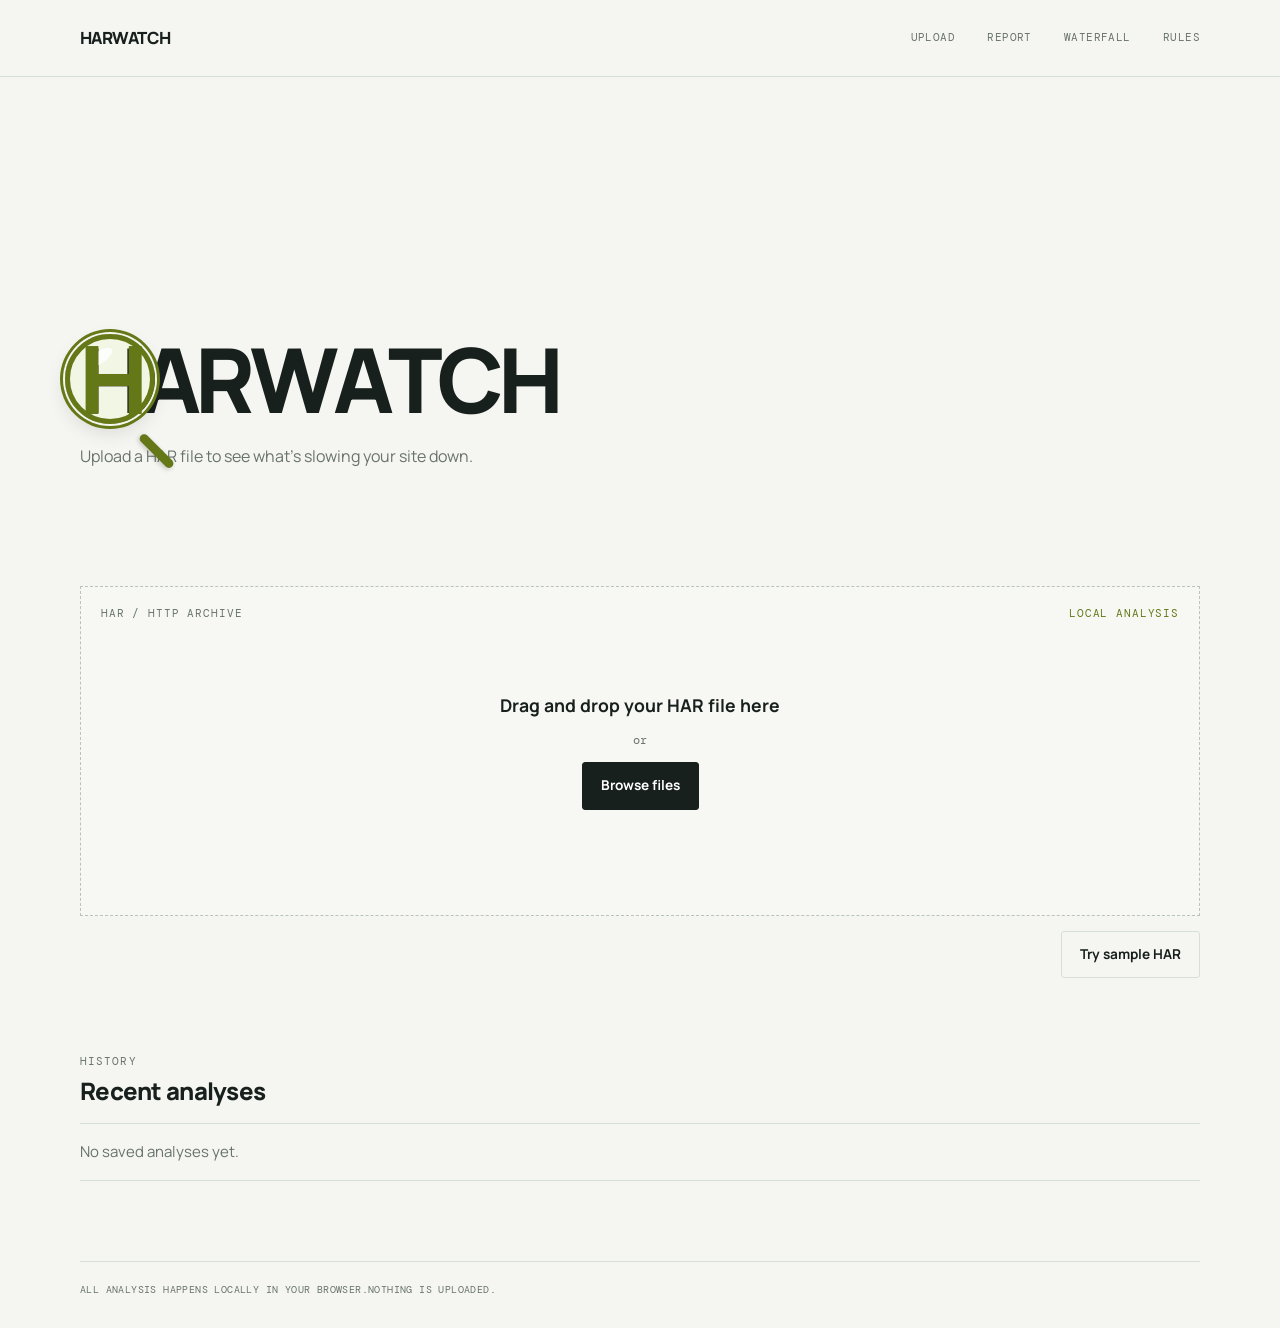
<file: index.html>
<!DOCTYPE html>
<html lang="en">

<head>
    <meta charset="UTF-8">
    <meta name="viewport" content="width=device-width, initial-scale=1.0">

    <title>HARWatch — Upload</title>

    <link rel="stylesheet" href="css/base.css">
    <link rel="stylesheet" href="css/layout.css">
    <link rel="stylesheet" href="css/components.css">
</head>

<body>

<div class="app">
    <nav class="navbar">

        <div class="navbar__inner">

            <a href="index.html" class="navbar__brand">HARWATCH</a>

            <button class="navbar__toggle" aria-label="Toggle menu">☰</button>

            <div class="navbar__links">

                <a href="index.html" class="active">Upload</a>

                <a href="report.html">Report</a>

                <a href="waterfall.html">Waterfall</a>

                <a href="rules.html">Rules</a>
            </div>
        </div>
    </nav>

    <main>

        <div class="container">

            <header class="hero">

                <div class="hero-title-wrap">

                    <h1 id="hero-title"></h1>

                    <span class="hero-scanner" aria-hidden="true"></span>
                </div>


                <p class="hero-description">Upload a HAR file to see what's slowing your site down.</p>

            </header>


            <section class="upload-section" aria-labelledby="upload-heading">

                <h2 id="upload-heading" class="sr-only">Upload HAR file</h2>


                <div id="drop-zone" class="drop-zone">

                    <div class="drop-zone__meta">

                        <span>HAR / HTTP ARCHIVE</span>

                        <span>LOCAL ANALYSIS</span>

                    </div>


                    <div class="drop-zone__content">

                        <p class="drop-zone__title">Drag and drop your HAR file here</p>

                        <p class="drop-zone__or">or</p>

                        <button id="browse-btn" type="button">Browse files</button>

                        <input id="file-input" type="file" accept=".har" hidden>

                    </div>

                </div>


                <div id="upload-error" class="upload-error" hidden>
                </div>


                <div class="upload-actions">

                    <button id="sample-btn" type="button">Try sample HAR
                    </button>

                </div>

            </section>


            <section class="history-section" aria-labelledby="history-heading">

                <div class="section-heading">

                    <div>

                        <span class="section-label">HISTORY</span>

                        <h2 id="history-heading">Recent analyses</h2>

                    </div>

                </div>


                <ul id="history-list" class="history-list">

                    <li class="text-muted">No saved analyses yet.</li>

                </ul>

            </section>

        </div>

    </main>

    <footer class="container">

        <p class="text-muted">All analysis happens locally in your browser.Nothing is uploaded.</p>

    </footer>

</div>



<script src="js/storage.js"></script>
<script src="js/parser.js"></script>
<script src="js/rules.js"></script>
<script src="js/analyzer.js"></script>
<script src="js/app.js"></script>
<script src="js/typing.js"></script>

</body>
</html>
</file>
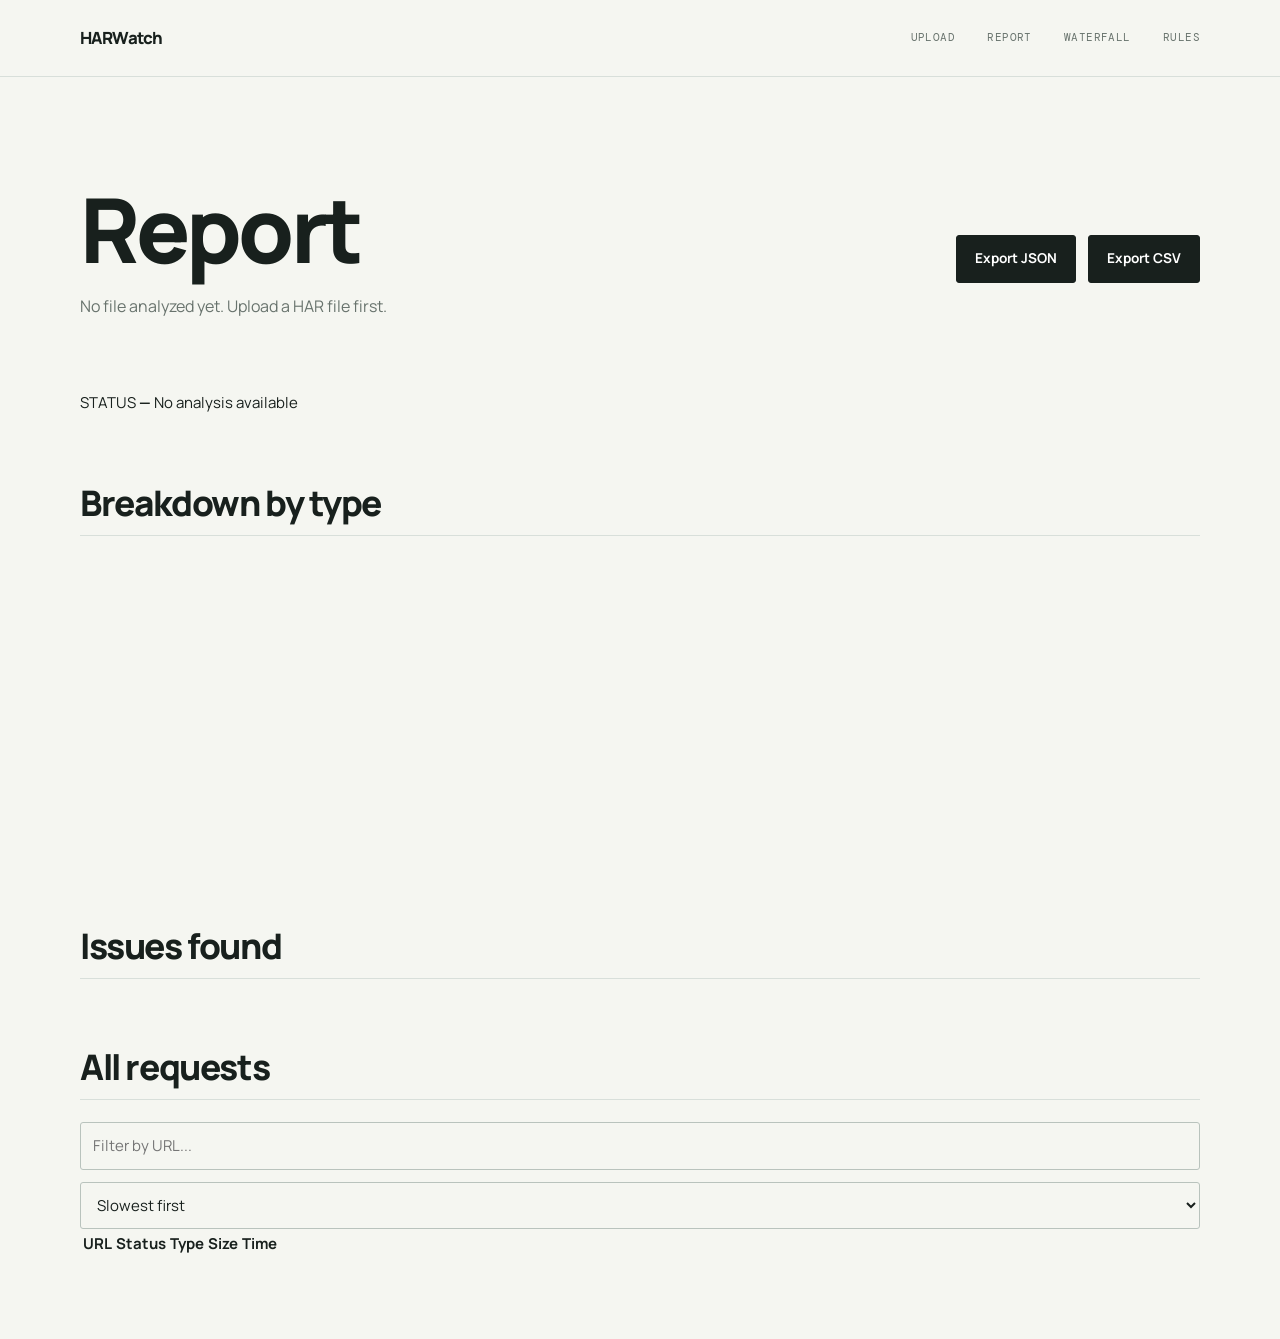
<file: report.html>
<!DOCTYPE html>
<html lang="en">
<head>
  <meta charset="UTF-8">
  <meta name="viewport" content="width=device-width, initial-scale=1.0">
  <title>HARWatch — Report</title>
  <link rel="stylesheet" href="css/base.css">
  <link rel="stylesheet" href="css/layout.css">
  <link rel="stylesheet" href="css/components.css">
</head>
<body>
  <div class="app">

    <nav class="navbar">
      <div class="navbar__inner">
        <a href="index.html" class="navbar__brand">HARWatch</a>
        <button class="navbar__toggle" aria-label="Toggle menu">☰</button>
        <div class="navbar__links">
          <a href="index.html">Upload</a>
          <a href="report.html" class="active">Report</a>
          <a href="waterfall.html">Waterfall</a>
          <a href="rules.html">Rules</a>
        </div>
      </div>
    </nav>

    <main>
      <div class="container">

        <header class="flex flex--between">
          <div>
            <h1>Report</h1>
            <p id="report-filename" class="text-muted">No file analyzed yet.</p>
          </div>
          <div class="flex">
            <button id="export-json-btn" type="button">Export JSON</button>
            <button id="export-csv-btn" type="button">Export CSV</button>
          </div>
        </header>

        <section aria-labelledby="summary-heading">
          <h2 id="summary-heading" class="sr-only">Summary</h2>
          <div id="summary-cards" class="grid grid--4">
          </div>
        </section>

        <section aria-labelledby="breakdown-heading">
          <h2 id="breakdown-heading">Breakdown by type</h2>
          <canvas id="type-chart" width="600" height="300"></canvas>
        </section>

        <section aria-labelledby="issues-heading">
          <h2 id="issues-heading">Issues found</h2>
          <ul id="issues-list" class="issues-list">
          </ul>
        </section>

        <section aria-labelledby="requests-heading">
          <h2 id="requests-heading">All requests</h2>

          <div class="flex flex--wrap">
            <input id="request-search" type="search" placeholder="Filter by URL...">
            <select id="request-sort">
              <option value="time-desc">Slowest first</option>
              <option value="size-desc">Largest first</option>
              <option value="status">Status</option>
            </select>
          </div>

          <table id="requests-table">
            <thead>
              <tr>
                <th>URL</th>
                <th>Status</th>
                <th>Type</th>
                <th>Size</th>
                <th>Time</th>
              </tr>
            </thead>
            <tbody>
            </tbody>
          </table>
        </section>

      </div>
    </main>

  </div>

  <script src="js/storage.js"></script>
  <script src="js/parser.js"></script>
  <script src="js/analyzer.js"></script>
  <script src="js/app.js"></script>
</body>
</html>
</file>
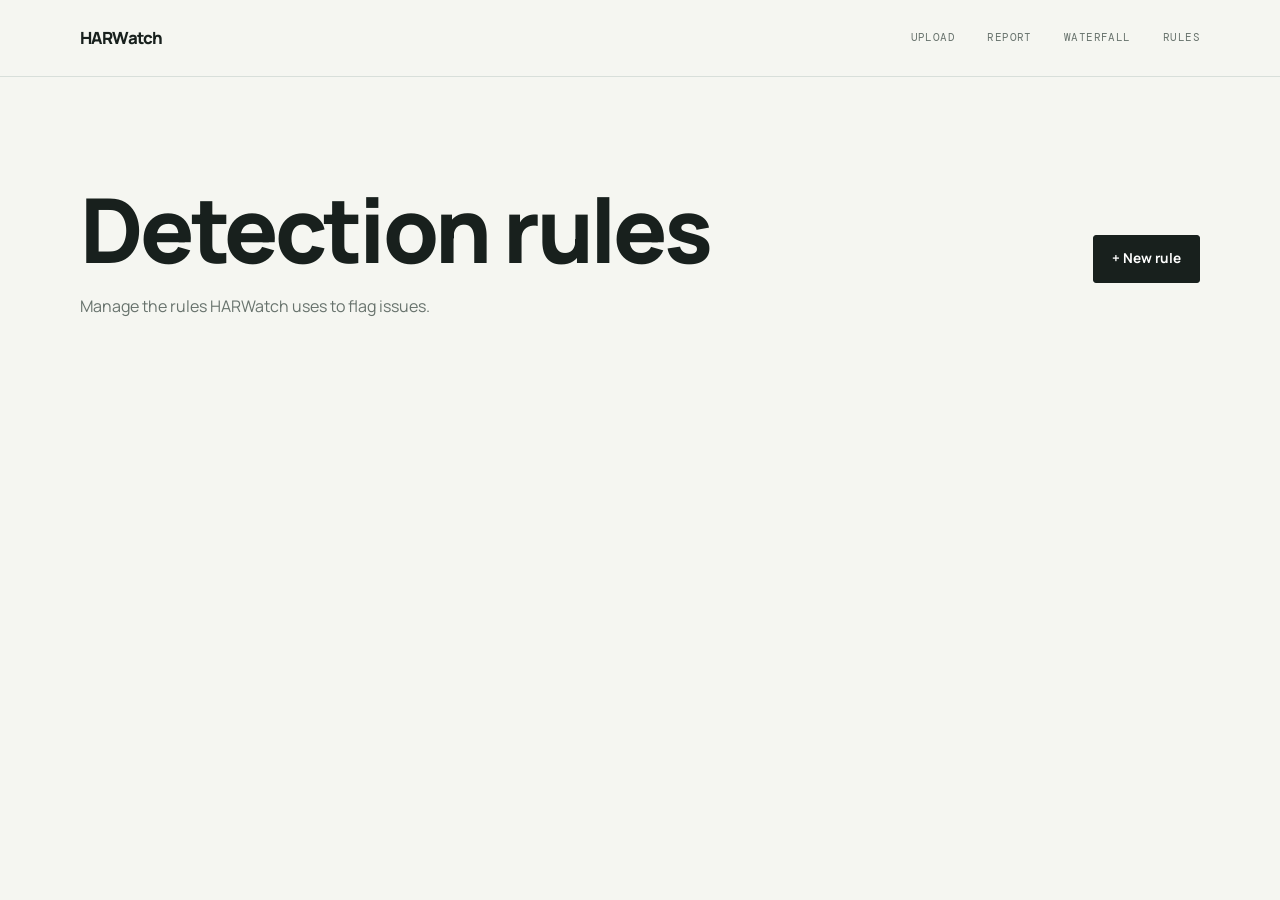
<file: rules.html>
<!DOCTYPE html>
<html lang="en">
<head>
  <meta charset="UTF-8">
  <meta name="viewport" content="width=device-width, initial-scale=1.0">
  <title>HARWatch — Rules</title>
  <link rel="stylesheet" href="css/base.css">
  <link rel="stylesheet" href="css/layout.css">
  <link rel="stylesheet" href="css/components.css">
</head>
<body>
  <div class="app">

    <nav class="navbar">
      <div class="navbar__inner">
        <a href="index.html" class="navbar__brand">HARWatch</a>
        <button class="navbar__toggle" aria-label="Toggle menu">☰</button>
        <div class="navbar__links">
          <a href="index.html">Upload</a>
          <a href="report.html">Report</a>
          <a href="waterfall.html">Waterfall</a>
          <a href="rules.html" class="active">Rules</a>
        </div>
      </div>
    </nav>

    <main>
      <div class="container">

        <header class="flex flex--between">
          <div>
            <h1>Detection rules</h1>
            <p class="text-muted">Manage the rules HARWatch uses to flag issues.</p>
          </div>
          <button id="new-rule-btn" type="button">+ New rule</button>
        </header>

        <section aria-labelledby="rules-heading">
          <h2 id="rules-heading" class="sr-only">Rules list</h2>
          <ul id="rules-list" class="rules-list">
          </ul>
        </section>
        <dialog id="rule-form-dialog">
          <form id="rule-form" method="dialog">
            <h2 id="rule-form-title">New rule</h2>

            <label for="rule-name">Name</label>
            <input id="rule-name" name="name" type="text" required>

            <label for="rule-field">Field to check</label>
            <select id="rule-field" name="field">
              <option value="ttfb">Time to first byte</option>
              <option value="size">Response size</option>
              <option value="status">Status code</option>
              <option value="compression">Compression header</option>
              <option value="cache">Cache header</option>
            </select>

            <label for="rule-operator">Condition</label>
            <select id="rule-operator" name="operator">
              <option value="gt">Greater than</option>
              <option value="lt">Less than</option>
              <option value="equals">Equals</option>
              <option value="missing">Is missing</option>
            </select>

            <label for="rule-value">Value</label>
            <input id="rule-value" name="value" type="text">

            <label for="rule-severity">Severity</label>
            <select id="rule-severity" name="severity">
              <option value="high">High</option>
              <option value="medium" selected>Medium</option>
              <option value="low">Low</option>
            </select>

            <label for="rule-fix">Fix suggestion</label>
            <textarea id="rule-fix" name="fix" rows="2"></textarea>

            <div class="flex flex--between">
              <button type="button" id="cancel-rule-btn">Cancel</button>
              <button type="submit">Save rule</button>
            </div>
          </form>
        </dialog>

      </div>
    </main>

  </div>

  <script src="js/storage.js"></script>
  <script src="js/rules.js"></script>
  <script src="js/app.js"></script>
</body>
</html>
</file>
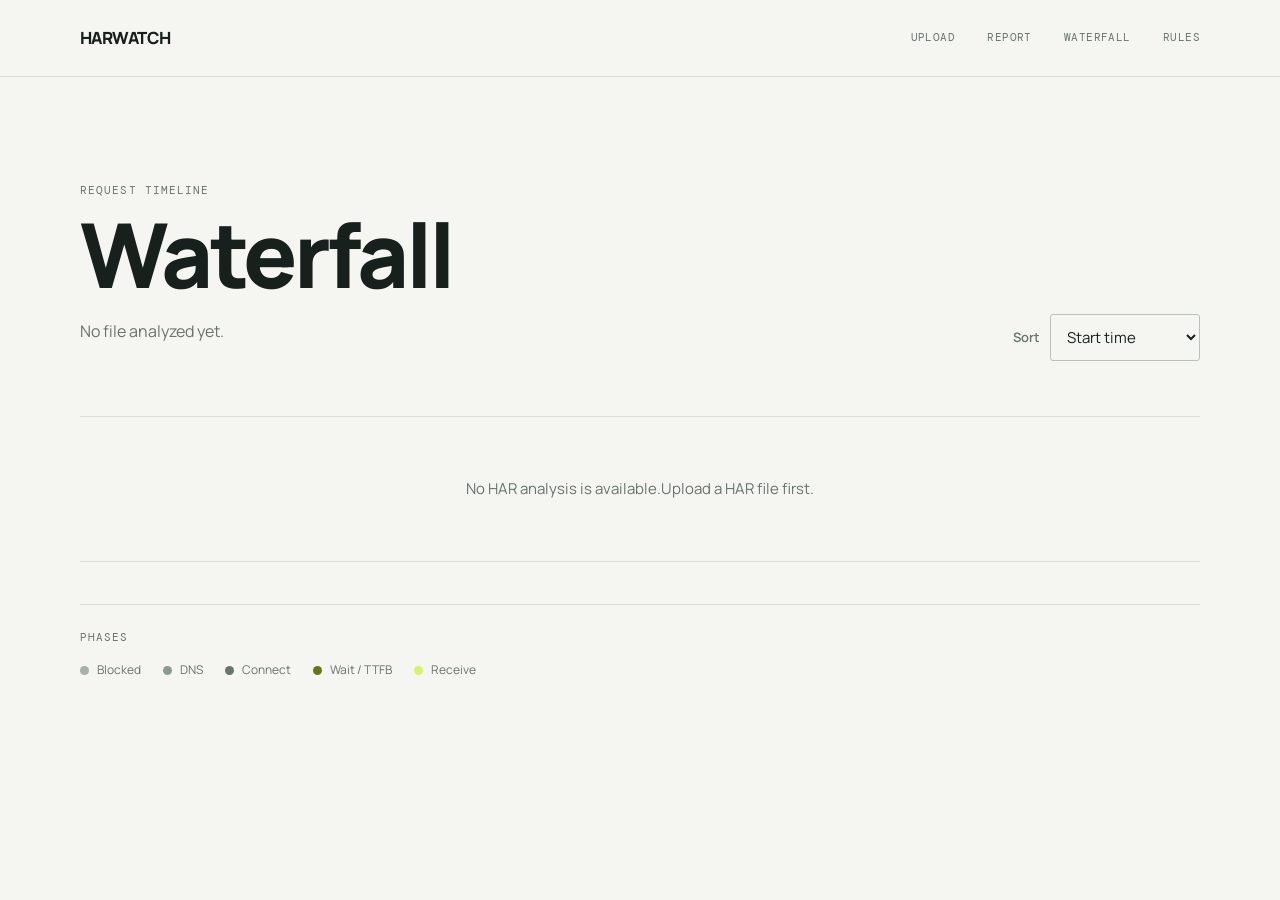
<file: waterfall.html>
<!DOCTYPE html>
<html lang="en">
<head>
    <meta charset="UTF-8">
    <meta name="viewport" content="width=device-width, initial-scale=1.0">

    <title>HARWatch — Waterfall</title>

    <link rel="stylesheet" href="css/base.css">
    <link rel="stylesheet" href="css/layout.css">
    <link rel="stylesheet" href="css/components.css">
</head>

<body>

<div class="app">

    <nav class="navbar">
        <div class="navbar__inner">

            <a href="index.html" class="navbar__brand">
                HARWATCH
            </a>

            <button class="navbar__toggle" aria-label="Toggle menu">☰</button>

            <div class="navbar__links">
                <a href="index.html">Upload</a>
                <a href="report.html">Report</a>
                <a href="waterfall.html" class="active">Waterfall</a>
                <a href="rules.html">Rules</a>
            </div>

        </div>
    </nav>


    <main>

        <div class="container">

            <header class="waterfall-header">

                <div>
                    <span class="section-label">REQUEST TIMELINE</span>

                    <h1>Waterfall</h1>

                    <p id="waterfall-filename" class="text-muted">No file analyzed yet.</p>
                </div>

                <div class="waterfall-controls">

                    <label for="waterfall-sort">Sort</label>

                    <select id="waterfall-sort">

                        <option value="start">Start time</option>

                        <option value="duration">Duration</option>

                        <option value="size">Size</option>

                    </select>

                </div>

            </header>


            <section class="waterfall-section" aria-labelledby="waterfall-heading">

                <h2 id="waterfall-heading" class="sr-only">Request waterfall</h2>

                <div id="waterfall-empty" class="waterfall-empty">No HAR analysis is available.Upload a HAR file first.</div>


                <div id="waterfall" class="waterfall" hidden>
                    <div class="waterfall__scale">
                        <div class="waterfall__request-label">REQUEST</div>
                        <div id="waterfall-scale" class="waterfall__timeline"></div>
                    </div>
                    <div id="waterfall-rows" class="waterfall__rows"></div>
                </div>
            </section>

            <section class="waterfall-legend">
                <span class="section-label">PHASES</span>
                <div class="waterfall-legend__items">
                    <div class="waterfall-legend__item">
                        <span class="legend-dot legend-dot--blocked"></span>
                        Blocked
                    </div>
                    <div class="waterfall-legend__item">
                        <span class="legend-dot legend-dot--dns"></span>
                        DNS
                    </div>
                    <div class="waterfall-legend__item">
                        <span class="legend-dot legend-dot--connect"></span>
                        Connect
                    </div>
                    <div class="waterfall-legend__item">
                        <span class="legend-dot legend-dot--wait"></span>
                        Wait / TTFB
                    </div>
                    <div class="waterfall-legend__item">
                        <span class="legend-dot legend-dot--receive"></span>
                        Receive
                    </div>
                  </div>
            </section>
        </div>
    </main>
</div>
<script src="js/storage.js"></script>
<script src="js/parser.js"></script>
<script src="js/analyzer.js"></script>
<script src="js/app.js"></script>
</body>
</html>
</file>
<file: css/base.css>
@import url('https://fonts.googleapis.com/css2?family=DM+Mono:wght@400;500&family=Manrope:wght@400;500;600;700;800&display=swap');

:root {
    --ink: #18201d;
    --ink-soft: #303b35;

    --muted: #68736d;
    --muted-light: #8a938e;

    --line: #d8dfda;
    --line-dark: #b9c3bd;

    --paper: #f5f6f1;
    --paper-dark: #eceee8;
    --white: #ffffff;

    --accent: #d7f26b;
    --accent-dark: #657818;

    --danger: #a43b32;
    --danger-bg: #f5e8e5;

    --warning: #9a701b;
    --warning-bg: #f5efdd;

    --success: #486b35;
    --success-bg: #eaf0e4;

    --max-width: 1120px;

    --font-body:
        'Manrope',
        'Trebuchet MS',
        sans-serif;

    --font-mono:
        'DM Mono',
        'Courier New',
        monospace;
}



*,
*::before,
*::after {
    box-sizing: border-box;
}

html {
    min-height: 100%;
}

body {
    min-height: 100vh;
    margin: 0;

    background: var(--paper);
    color: var(--ink);

    font-family: var(--font-body);
    font-size: 15px;
    line-height: 1.6;

    -webkit-font-smoothing: antialiased;
}

button,
input,
select,
textarea {
    font: inherit;
}

button {
    cursor: pointer;
}

a {
    color: inherit;
    text-decoration: none;
}

ul {
    margin: 0;
    padding: 0;
}

canvas {
    display: block;
    max-width: 100%;
}


h1,
h2,
h3,
h4 {
    margin: 0;
    color: var(--ink);

    font-weight: 800;
    line-height: 1.05;
    letter-spacing: -0.04em;
}

h1 {
    font-size: clamp(3rem, 7vw, 5.8rem);
}

h2 {
    margin-bottom: 22px;
    font-size: clamp(1.5rem, 3vw, 2.2rem);
}

h3 {
    font-size: 1.05rem;
}

p {
    margin-top: 0;
}

.text-muted {
    color: var(--muted);
}


.sr-only {
    position: absolute;

    width: 1px;
    height: 1px;

    padding: 0;
    margin: -1px;

    overflow: hidden;

    clip: rect(0, 0, 0, 0);

    white-space: nowrap;

    border: 0;
}


button {
    min-height: 42px;

    padding: 10px 16px;

    border: 1px solid var(--ink);
    border-radius: 3px;

    background: var(--ink);
    color: var(--white);

    font-size: 13px;
    font-weight: 700;

    transition:
        background 160ms ease,
        color 160ms ease,
        transform 160ms ease;
}

button:hover {
    background: var(--accent);
    color: var(--ink);
}

button:active {
    transform: translateY(1px);
}

button:focus-visible,
a:focus-visible,
input:focus-visible,
select:focus-visible,
textarea:focus-visible {
    outline: 2px solid var(--accent-dark);
    outline-offset: 3px;
}


input,
select,
textarea {
    width: 100%;

    padding: 11px 12px;

    border: 1px solid var(--line-dark);
    border-radius: 3px;

    background: var(--paper);
    color: var(--ink);

    outline: none;

    transition: border-color 160ms ease;
}

input:hover,
select:hover,
textarea:hover {
    border-color: var(--ink-soft);
}

input:focus,
select:focus,
textarea:focus {
    border-color: var(--accent-dark);
}

textarea {
    resize: vertical;
}


.flex {
    display: flex;
    gap: 12px;
}

.flex--between {
    align-items: center;
    justify-content: space-between;
}

.flex--wrap {
    flex-wrap: wrap;
}

.grid {
    display: grid;
}

.grid--4 {
    grid-template-columns: repeat(4, 1fr);
    gap: 0;
}


@media (prefers-reduced-motion: reduce) {
    *,
    *::before,
    *::after {
        scroll-behavior: auto !important;
        transition: none !important;
    }
}
</file>
<file: css/layout.css>
.app {
    min-height: 100vh;

    display: flex;
    flex-direction: column;
}



.navbar {
    border-bottom: 1px solid var(--line);
    background: var(--paper);
}

.navbar__inner {
    width: min(var(--max-width), calc(100% - 48px));
    min-height: 76px;

    margin: 0 auto;

    display: flex;
    align-items: center;
    justify-content: space-between;
}

.navbar__brand {
    position: relative;

    color: var(--ink);

    font-size: 1.1rem;
    font-weight: 800;
    letter-spacing: -0.04em;
}

.navbar__brand {
    color: var(--ink);

    font-size: 1.05rem;
    font-weight: 800;
    letter-spacing: -0.03em;
}
.navbar__links {
    display: flex;
    align-items: center;
    gap: 4px;
}

.navbar__links a {
    position: relative;

    padding: 8px 11px;

    color: var(--muted);

    font-family: var(--font-mono);
    font-size: 11px;
    text-transform: uppercase;
    letter-spacing: 0.04em;

    transition: color 160ms ease;
}

.navbar__links a:hover {
    color: var(--ink);
}

.navbar__links a.active {
    color: var(--ink);
}

.navbar__links a.active::after {
    content: '';

    position: absolute;

    left: 11px;
    right: 11px;
    bottom: 2px;

    height: 3px;

    background: var(--accent);
}

.navbar__toggle {
    display: none;

    min-height: 36px;
    padding: 6px 10px;

    background: transparent;
    color: var(--ink);

    border: 1px solid var(--line-dark);
}


main {
    flex: 1;

    padding: clamp(55px, 9vw, 105px) 0 80px;
}

.container {
    width: min(var(--max-width), calc(100% - 48px));
    margin: 0 auto;
}

main > .container > header {
    margin-bottom: 55px;
}

main > .container > header h1 {
    max-width: 800px;
}

main > .container > header p {
    max-width: 520px;

    margin-top: 18px;

    color: var(--muted);

    font-size: 1rem;
}


main section {
    margin-top: 70px;
}

main section:first-of-type {
    margin-top: 0;
}

main section > h2:not(.sr-only) {
    padding-bottom: 13px;

    border-bottom: 1px solid var(--line);
}


footer.container {
    width: min(var(--max-width), calc(100% - 48px));

    padding: 20px 0 30px;

    border-top: 1px solid var(--line);
}

footer p {
    margin: 0;

    font-family: var(--font-mono);
    font-size: 10px;
    text-transform: uppercase;
    letter-spacing: 0.04em;
}


@media (max-width: 760px) {
    .navbar__inner {
        min-height: 68px;
    }

    .navbar__toggle {
        display: block;
    }

    .navbar__links {
        display: none;

        position: absolute;

        top: 68px;
        left: 0;
        right: 0;

        z-index: 50;

        padding: 12px 24px;

        flex-direction: column;
        align-items: stretch;

        background: var(--paper);

        border-bottom: 1px solid var(--line);
    }

    .navbar__links.is-open {
        display: flex;
    }

    .navbar__links a {
        padding: 12px 8px;
    }

    .navbar__links a.active::after {
        left: 8px;
        right: auto;

        width: 25px;
    }

    .grid--4 {
        grid-template-columns: repeat(2, 1fr);
    }
}

@media (max-width: 560px) {
    .container,
    .navbar__inner,
    footer.container {
        width: min(100% - 30px, var(--max-width));
    }

    main {
        padding-top: 50px;
    }

    main > .container > header {
        margin-bottom: 40px;
    }

    .grid--4 {
        grid-template-columns: 1fr;
    }

    .flex--between {
        align-items: flex-start;
        flex-direction: column;
    }
}
</file>
<file: css/components.css>
.navbar__links {
    display: flex;
    align-items: center;
    gap: 32px;
}


.navbar__links a {
    position: relative;

    display: inline-block;

    color: var(--muted);

    text-decoration: none;

    padding: 4px 0;

    transition: color 180ms ease;
}



.navbar__links a::after {
    content: "";

    position: absolute;

    left: 0;
    width: 100%;

    right: auto;

    bottom: -11px;

    height: 3px;

    background: var(--accent);

    transform: scaleX(0);

    transform-origin: center center;

    transition:
        transform 260ms cubic-bezier(0.4, 0, 0.2, 1);

    pointer-events: none;
}



.navbar__links a:hover {
    color: var(--ink);
}

.navbar__links a:hover::after {
    transform: scaleX(1);
}



.navbar__links a.active {
    color: var(--muted);
}



@media (max-width: 700px) {

    .navbar__links {
        gap: 20px;
    }

    .navbar__links a::after {
        bottom: -8px;
        height: 2px;
    }
}



.hero {
    position: relative;

    padding: 150px 0 45px;

    overflow: visible;
}


.hero-title-wrap {
    position: relative;

    display: inline-block;

    width: max-content;

    overflow: visible;
}


#hero-title {
    position: relative;

    display: inline-block;

    margin: 0;

    color: var(--ink);

    text-transform: uppercase;

    letter-spacing: -0.065em;

    z-index: 1;
}



.hero-letter {
    display: inline-block;

    position: relative;

    color: var(--ink);

    transform: none;

    text-shadow: none;

    transition: none;
}


.hero-letter.scanned {
    color: var(--ink);

    transform: none;

    text-shadow: none;
}



#hero-title.typing::after {
    content: "";

    display: inline-block;

    width: 5px;

    height: 0.75em;

    margin-left: 8px;

    vertical-align: -0.04em;

    background: var(--accent-dark);

    animation:
        harwatch-cursor
        0.7s
        steps(1)
        infinite;
}


@keyframes harwatch-cursor {

    0%,
    49% {
        opacity: 1;
    }

    50%,
    100% {
        opacity: 0;
    }
}


.hero-scanner {
    position: absolute;

    width: 90px;
    height: 90px;

    border: 5px solid var(--accent-dark);

    border-radius: 50%;

    background:
        rgba(215, 242, 107, 0.10);

    box-shadow:
        0 0 0 2px var(--paper),
        0 0 0 5px var(--accent-dark),
        0 8px 20px rgba(0, 0, 0, 0.12);

    transform:
        translate(-50%, -50%);

    z-index: 20;

    pointer-events: none;

    opacity: 0;

    transition:
        left 500ms cubic-bezier(0.4, 0, 0.2, 1),
        top 500ms cubic-bezier(0.4, 0, 0.2, 1),
        opacity 250ms ease;
}



.hero-scanner::before {
    content: "";

    position: absolute;

    top: 12px;
    left: 17px;

    width: 27px;
    height: 12px;

    border-radius: 50%;

    background:
        rgba(255, 255, 255, 0.85);

    transform:
        rotate(-35deg);

    pointer-events: none;
}



.hero-scanner::after {
    content: "";

    position: absolute;

    width: 44px;
    height: 9px;

    right: -35px;
    bottom: -21px;

    background:
        var(--accent-dark);

    border-radius: 6px;

    transform:
        rotate(45deg);

    transform-origin:
        left center;

    box-shadow:
        0 2px 5px rgba(0, 0, 0, 0.20);

    pointer-events: none;
}



.scanner-letter {
    position: absolute;

    inset: 0;

    display: flex;

    align-items: center;
    justify-content: center;

    color: var(--accent-dark);

    font-size: 5rem;

    font-weight: 800;

    line-height: 1;

    letter-spacing: -0.08em;

    transform:
        scale(1.18);

    pointer-events: none;
}



.hero-description {
    max-width: 430px;

    margin-top: 25px;

    color: var(--muted);

    font-size: 1rem;

    line-height: 1.6;
}


.upload-section {
    margin-top: 25px;
}



.drop-zone {
    position: relative;

    min-height: 330px;

    display: flex;

    align-items: center;
    justify-content: center;

    border:
        1px dashed #b9c2bc;

    background:
        rgba(255, 255, 255, 0.18);

    transition:
        border-color 180ms ease,
        background 180ms ease;
}


.drop-zone:hover {
    border-color:
        var(--accent-dark);

    background:
        rgba(215, 242, 107, 0.06);
}


.drop-zone.drag-over {
    border-color:
        var(--accent-dark);

    background:
        rgba(215, 242, 107, 0.14);
}



.drop-zone__meta {
    position: absolute;

    top: 18px;
    left: 20px;
    right: 20px;

    display: flex;

    justify-content: space-between;

    color: var(--muted);

    font-family:
        "DM Mono",
        monospace;

    font-size: 0.67rem;

    letter-spacing: 0.08em;
}


.drop-zone__meta span:last-child {
    color:
        var(--accent-dark);
}



.drop-zone__content {
    display: flex;

    flex-direction: column;

    align-items: center;

    text-align: center;
}


.drop-zone__title {
    margin: 0;

    color:
        var(--ink);

    font-size: 1.1rem;

    font-weight: 700;
}


.drop-zone__or {
    margin:
        12px 0;

    color:
        var(--muted);

    font-family:
        "DM Mono",
        monospace;

    font-size:
        0.75rem;
}



button {
    border:
        1px solid var(--ink);

    border-radius:
        3px;

    padding:
        12px 18px;

    background:
        var(--ink);

    color:
        #ffffff;

    font-family:
        inherit;

    font-size:
        0.85rem;

    font-weight:
        700;

    cursor:
        pointer;

    transition:
        background 160ms ease,
        transform 160ms ease;
}


button:hover {
    background:
        #34423b;

    transform:
        translateY(-1px);
}


button:active {
    transform:
        translateY(0);
}


button:focus-visible {
    outline:
        2px solid var(--accent-dark);

    outline-offset:
        3px;
}



.upload-actions {
    display:
        flex;

    justify-content:
        flex-end;

    margin-top:
        15px;
}


#sample-btn {
    background:
        transparent;

    color:
        var(--ink);

    border-color:
        var(--line);
}


#sample-btn:hover {
    border-color:
        var(--ink);

    background:
        transparent;
}



.upload-error {
    margin-top:
        15px;

    padding:
        12px 15px;

    border-left:
        3px solid #a63d40;

    background:
        #f7e9e9;

    color:
        #7e292c;

    font-size:
        0.85rem;
}



.history-section {
    margin-top:
        75px;
}


.section-heading {
    display:
        flex;

    justify-content:
        space-between;

    margin-bottom:
        20px;
}


.section-label {
    display:
        block;

    margin-bottom:
        7px;

    color:
        var(--muted);

    font-family:
        "DM Mono",
        monospace;

    font-size:
        0.68rem;

    letter-spacing:
        0.1em;
}


.history-section h2 {
    margin:
        0;

    color:
        var(--ink);

    font-size:
        1.5rem;

    letter-spacing:
        -0.03em;
}


.history-list {
    margin:
        0;

    padding:
        0;

    list-style:
        none;

    border-top:
        1px solid var(--line);
}


.history-list li {
    padding:
        16px 0;

    border-bottom:
        1px solid var(--line);
}



button:focus-visible,
a:focus-visible,
input:focus-visible,
select:focus-visible,
textarea:focus-visible {
    outline:
        2px solid var(--accent-dark);

    outline-offset:
        3px;
}


@media (max-width: 700px) {

    .navbar__links {
        gap: 20px;
    }


    .navbar__links a::after {
        bottom: -8px;

        height: 2px;
    }


    .hero {
        padding-top:
            80px;

        padding-bottom:
            35px;
    }


    #hero-title {
        letter-spacing:
            -0.055em;
    }


    .hero-scanner {
        width:
            60px;

        height:
            60px;

        border-width:
            4px;
    }


    .hero-scanner::before {
        top:
            8px;

        left:
            11px;

        width:
            18px;

        height:
            8px;
    }


    .hero-scanner::after {
        width:
            29px;

        height:
            6px;

        right:
            -23px;

        bottom:
            -14px;
    }


    .scanner-letter {
        font-size:
            3.5rem;
    }


    .drop-zone {
        min-height:
            280px;

        padding:
            30px 20px;
    }


    .drop-zone__meta {
        font-size:
            0.58rem;
    }


    .drop-zone__title {
        font-size:
            0.95rem;
    }


    .upload-actions {
        justify-content:
            flex-start;
    }
}



@media (prefers-reduced-motion: reduce) {

    .hero-scanner {
        transition:
            none;

        opacity:
            0;
    }


    #hero-title.typing::after {
        animation:
            none;

        opacity:
            1;
    }


    button {
        transition:
            none;
    }
}
.drop-zone.dragging {
    border-color: var(--accent-dark);
    background: #eef3df;
}

.waterfall-header {
    display: flex;
    align-items: flex-end;
    justify-content: space-between;
    gap: 32px;
    margin-bottom: 42px;
}

.waterfall-header h1 {
    margin: 8px 0 6px;
}

.waterfall-controls {
    display: flex;
    align-items: center;
    gap: 10px;
}

.waterfall-controls label {
    font-size: 13px;
    font-weight: 600;
    color: var(--muted);
}

.waterfall-controls select {
    min-width: 150px;
}
.waterfall-section {
    width: 100%;
    overflow-x: auto;
}

.waterfall {
    min-width: 850px;
    border-top: 1px solid var(--line);
}


.waterfall__scale {
    display: grid;
    grid-template-columns: 300px minmax(550px, 1fr);
    min-height: 48px;
    border-bottom: 1px solid var(--line);
    background: rgba(216, 223, 218, 0.18);
}

.waterfall__request-label {
    display: flex;
    align-items: center;
    padding: 0 16px;

    font-size: 11px;
    font-weight: 700;
    letter-spacing: 0.12em;
    color: var(--muted);
}

.waterfall__timeline {
    position: relative;
    min-width: 0;
}

.waterfall__scale-marker {
    position: absolute;
    top: 16px;

    transform: translateX(-50%);

    font-size: 10px;
    color: var(--muted);

    white-space: nowrap;
}


.waterfall__row {
    display: grid;
    grid-template-columns: 300px minmax(550px, 1fr);

    min-height: 46px;

    border-bottom: 1px solid var(--line);
}

.waterfall__row:hover {
    background: rgba(215, 242, 107, 0.08);
}


.waterfall__label {
    display: flex;
    align-items: center;

    min-width: 0;
    gap: 9px;

    padding: 7px 16px;
}

.waterfall__method {
    flex: 0 0 auto;

    font-size: 10px;
    font-weight: 800;
    letter-spacing: 0.05em;

    color: var(--accent-dark);
}

.waterfall__url {
    min-width: 0;

    overflow: hidden;
    text-overflow: ellipsis;
    white-space: nowrap;

    font-size: 12px;
    color: var(--ink);
}

.waterfall__timeline--row {
    position: relative;

    background-image:
        linear-gradient(
            to right,
            transparent calc(20% - 1px),
            var(--line) 20%,
            transparent calc(20% + 1px)
        );

    background-size: 20% 100%;
}


.waterfall__bar {
    position: absolute;

    top: 13px;
    height: 20px;

    display: flex;

    min-width: 3px;

    overflow: visible;

    border-radius: 2px;
}

.waterfall__phase {
    display: block;

    height: 100%;

    min-width: 1px;
}

.waterfall__phase--blocked {
    background: #a8b0aa;
}

.waterfall__phase--dns {
    background: #8c9b90;
}

.waterfall__phase--connect {
    background: #65776c;
}

.waterfall__phase--send {
    background: #4d5d53;
}

.waterfall__phase--wait {
    background: var(--accent-dark);
}

.waterfall__phase--receive {
    background: var(--accent);
}


.waterfall__duration {
    position: absolute;

    left: calc(100% + 8px);
    top: 50%;

    transform: translateY(-50%);

    font-size: 10px;
    font-variant-numeric: tabular-nums;

    color: var(--muted);

    white-space: nowrap;

    pointer-events: none;
}


.waterfall-empty {
    padding: 60px 20px;

    border-top: 1px solid var(--line);
    border-bottom: 1px solid var(--line);

    text-align: center;

    color: var(--muted);
}

.waterfall-legend {
    margin-top: 42px;
    padding-top: 24px;

    border-top: 1px solid var(--line);
}

.waterfall-legend__items {
    display: flex;
    flex-wrap: wrap;
    gap: 22px;

    margin-top: 14px;
}

.waterfall-legend__item {
    display: flex;
    align-items: center;
    gap: 8px;

    font-size: 12px;
    color: var(--muted);
}

.legend-dot {
    width: 9px;
    height: 9px;

    border-radius: 50%;
}

.legend-dot--blocked {
    background: #a8b0aa;
}

.legend-dot--dns {
    background: #8c9b90;
}

.legend-dot--connect {
    background: #65776c;
}

.legend-dot--wait {
    background: var(--accent-dark);
}

.legend-dot--receive {
    background: var(--accent);
}

@media (max-width: 800px) {

    .waterfall-header {
        align-items: flex-start;
        flex-direction: column;
    }

    .waterfall-controls {
        width: 100%;
    }

    .waterfall-controls select {
        flex: 1;
    }

    .waterfall__scale,
    .waterfall__row {
        grid-template-columns: 220px minmax(550px, 1fr);
    }
}
.waterfall__request-label {
    overflow: visible;
    white-space: nowrap;
}

.waterfall__label {
    overflow: hidden;
    min-width: 0;
}

.waterfall__method {
    flex-shrink: 0;
    min-width: 28px;
}

.waterfall__url {
    min-width: 0;
    overflow: hidden;
    text-overflow: ellipsis;
    white-space: nowrap;
}

.history-list {
    list-style: none;
    margin: 0;
    padding: 0;

    border-top: 1px solid var(--line);
}
.history-item{
    display: flex;
    align-items: center;
    justify-content: space-between;
    gap: 24px;
    padding: 18px 0;
    border-bottom: 1px solid var(--line);
    transition:
        background 180ms ease,
        padding 180ms ease;
}
.history-item:hover {
    padding-left: 10px;
    padding-right: 10px;

    background: rgba(215, 242, 107, 0.08);
}
.history-item__main {
    display: flex;
    flex-direction: column;
    gap: 5px;

    min-width: 0;
}
.history-item__main strong {
    overflow: hidden;

    text-overflow: ellipsis;
    white-space: nowrap;

    font-size: 14px;
}
.history-item__date {
    font-size: 11px;
    color: var(--muted);
}
.history-item__meta {
    display: flex;
    gap: 18px;

    flex-shrink: 0;

    font-size: 11px;
    color: var(--muted);
}
@media (max-width: 650px) {
    .history-item {
        align-items: flex-start;
        flex-direction: column;
        gap: 8px;
    }
    .history-item__meta {
        gap: 12px;
    }
}
</file>
